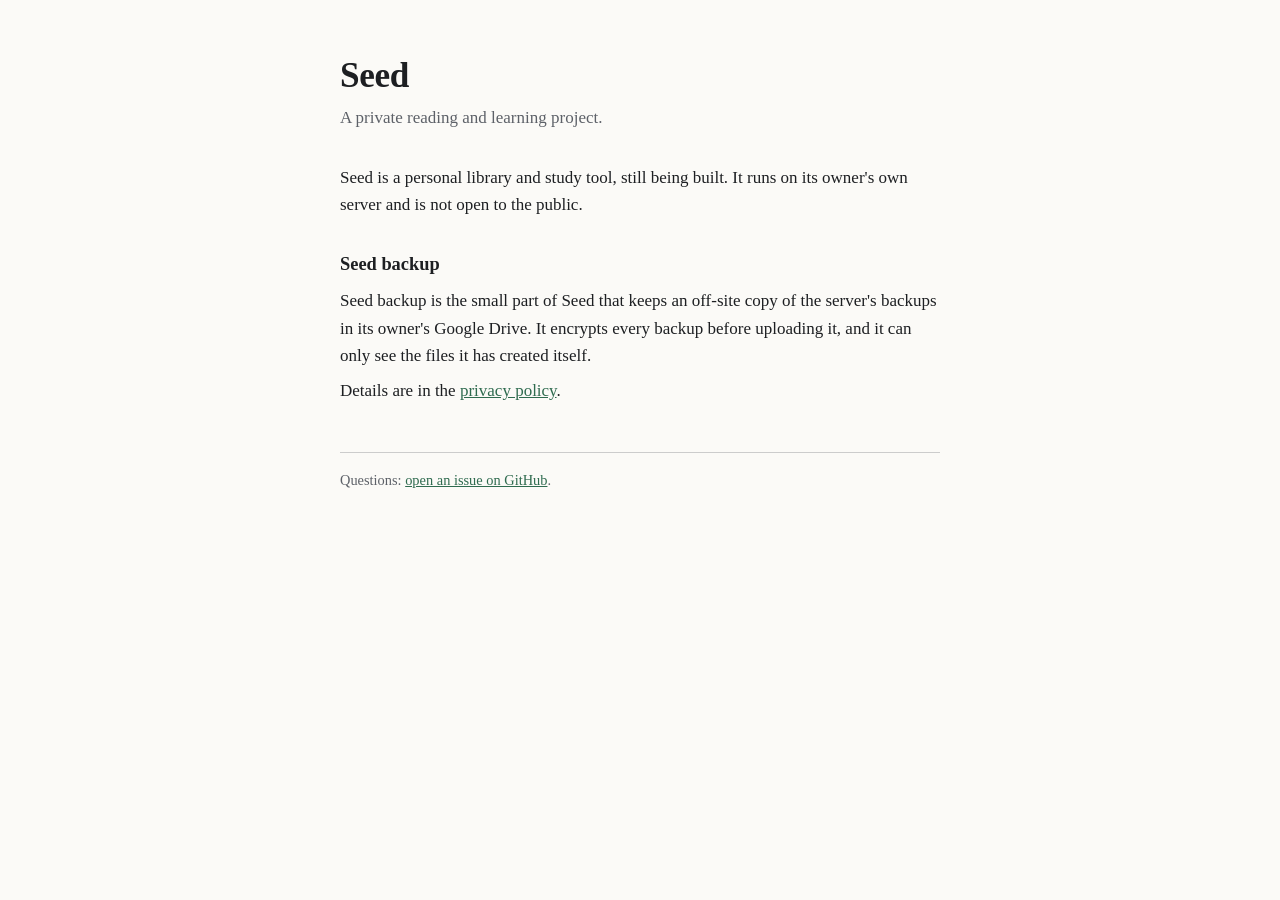
<file: index.html>
<!doctype html>
<html lang="en">
<head>
<meta charset="utf-8">
<meta name="viewport" content="width=device-width, initial-scale=1">
<title>Seed</title>
<link rel="stylesheet" href="style.css">
</head>
<body>
<main>
<h1>Seed</h1>
<p class="lead">A private reading and learning project.</p>
<p>Seed is a personal library and study tool, still being built. It runs on its owner's own server and is not open to the public.</p>
<h2>Seed backup</h2>
<p>Seed backup is the small part of Seed that keeps an off-site copy of the server's backups in its owner's Google Drive. It encrypts every backup before uploading it, and it can only see the files it has created itself.</p>
<p>Details are in the <a href="privacy.html">privacy policy</a>.</p>
<footer>Questions: <a href="https://github.com/MilanAmbrus/seed.study/issues">open an issue on GitHub</a>.</footer>
</main>
</body>
</html>
</file>
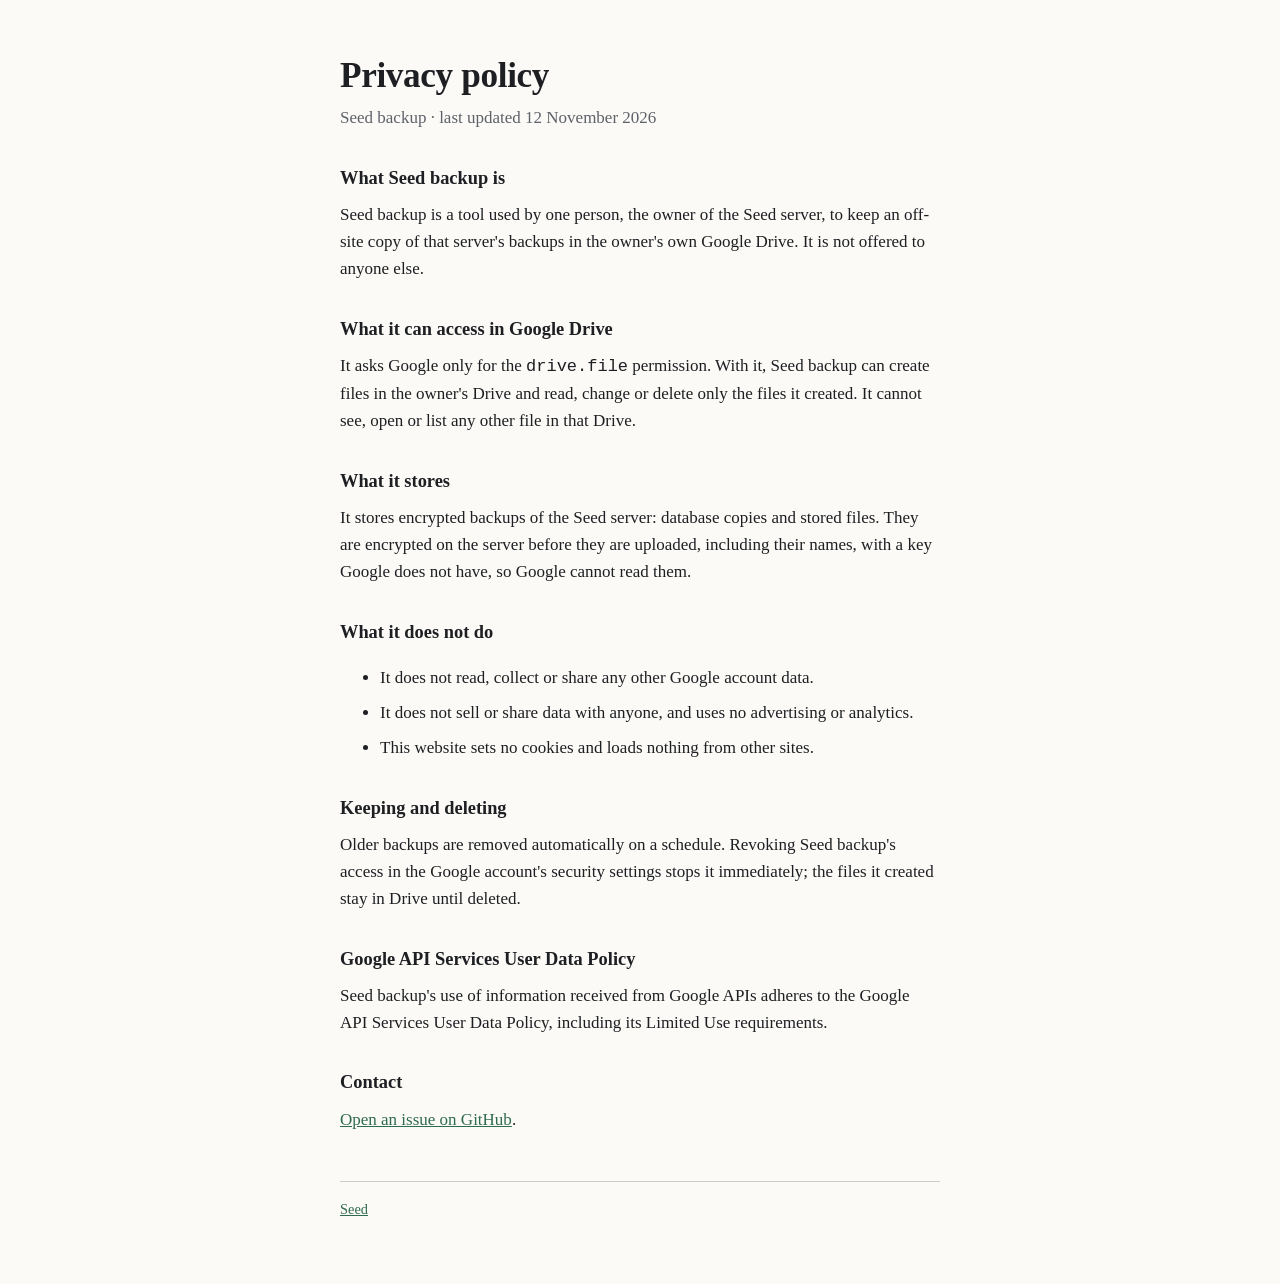
<file: privacy.html>
<!doctype html>
<html lang="en">
<head>
<meta charset="utf-8">
<meta name="viewport" content="width=device-width, initial-scale=1">
<title>Seed privacy policy</title>
<link rel="stylesheet" href="style.css">
</head>
<body>
<main>
<h1>Privacy policy</h1>
<p class="lead">Seed backup · last updated 12 November 2026</p>

<h2>What Seed backup is</h2>
<p>Seed backup is a tool used by one person, the owner of the Seed server, to keep an off-site copy of that server's backups in the owner's own Google Drive. It is not offered to anyone else.</p>

<h2>What it can access in Google Drive</h2>
<p>It asks Google only for the <code>drive.file</code> permission. With it, Seed backup can create files in the owner's Drive and read, change or delete only the files it created. It cannot see, open or list any other file in that Drive.</p>

<h2>What it stores</h2>
<p>It stores encrypted backups of the Seed server: database copies and stored files. They are encrypted on the server before they are uploaded, including their names, with a key Google does not have, so Google cannot read them.</p>

<h2>What it does not do</h2>
<ul>
<li>It does not read, collect or share any other Google account data.</li>
<li>It does not sell or share data with anyone, and uses no advertising or analytics.</li>
<li>This website sets no cookies and loads nothing from other sites.</li>
</ul>

<h2>Keeping and deleting</h2>
<p>Older backups are removed automatically on a schedule. Revoking Seed backup's access in the Google account's security settings stops it immediately; the files it created stay in Drive until deleted.</p>

<h2>Google API Services User Data Policy</h2>
<p>Seed backup's use of information received from Google APIs adheres to the Google API Services User Data Policy, including its Limited Use requirements.</p>

<h2>Contact</h2>
<p><a href="https://github.com/MilanAmbrus/seed.study/issues">Open an issue on GitHub</a>.</p>
<footer><a href="index.html">Seed</a></footer>
</main>
</body>
</html>
</file>
<file: style.css>
:root { --bg:#fbfaf7; --fg:#1d1f22; --muted:#5d6168; --accent:#2f6b4f; }
@media (prefers-color-scheme: dark) { :root { --bg:#141618; --fg:#e8e6e1; --muted:#a3a6ab; --accent:#7fc2a0; } }
* { box-sizing: border-box; }
body { margin:0; background:var(--bg); color:var(--fg); font:17px/1.6 Georgia, "Iowan Old Style", serif; }
main { max-width:40rem; margin:0 auto; padding:3.5rem max(1.25rem, env(safe-area-inset-left)) 4rem; }
h1 { font-size:2.2rem; line-height:1.15; margin:0 0 .3rem; letter-spacing:-.01em; }
h2 { font-size:1.15rem; margin:2rem 0 .4rem; }
p, li { margin:.5rem 0; }
.lead { color:var(--muted); margin-bottom:2rem; }
a { color:var(--accent); }
footer { margin-top:3rem; font-size:.9rem; color:var(--muted); border-top:1px solid color-mix(in srgb, var(--muted) 30%, transparent); padding-top:1rem; }
</file>
